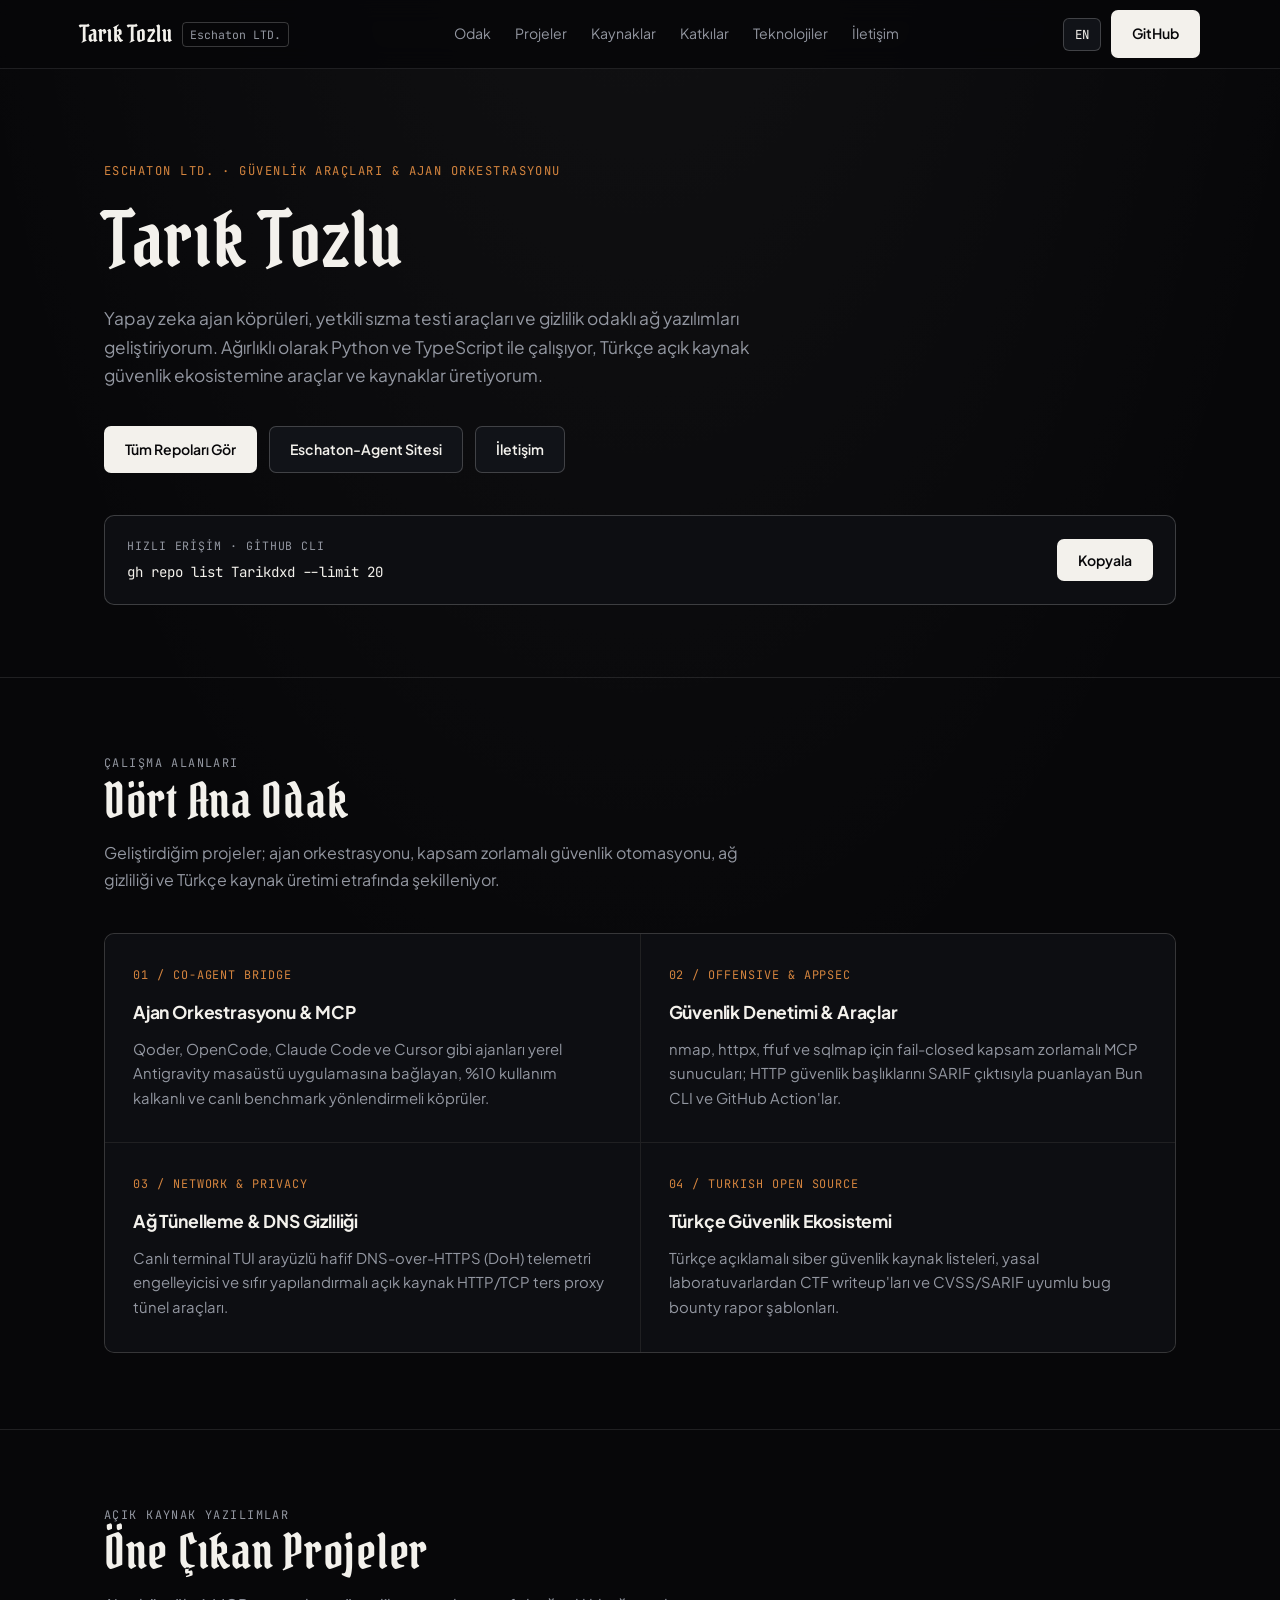
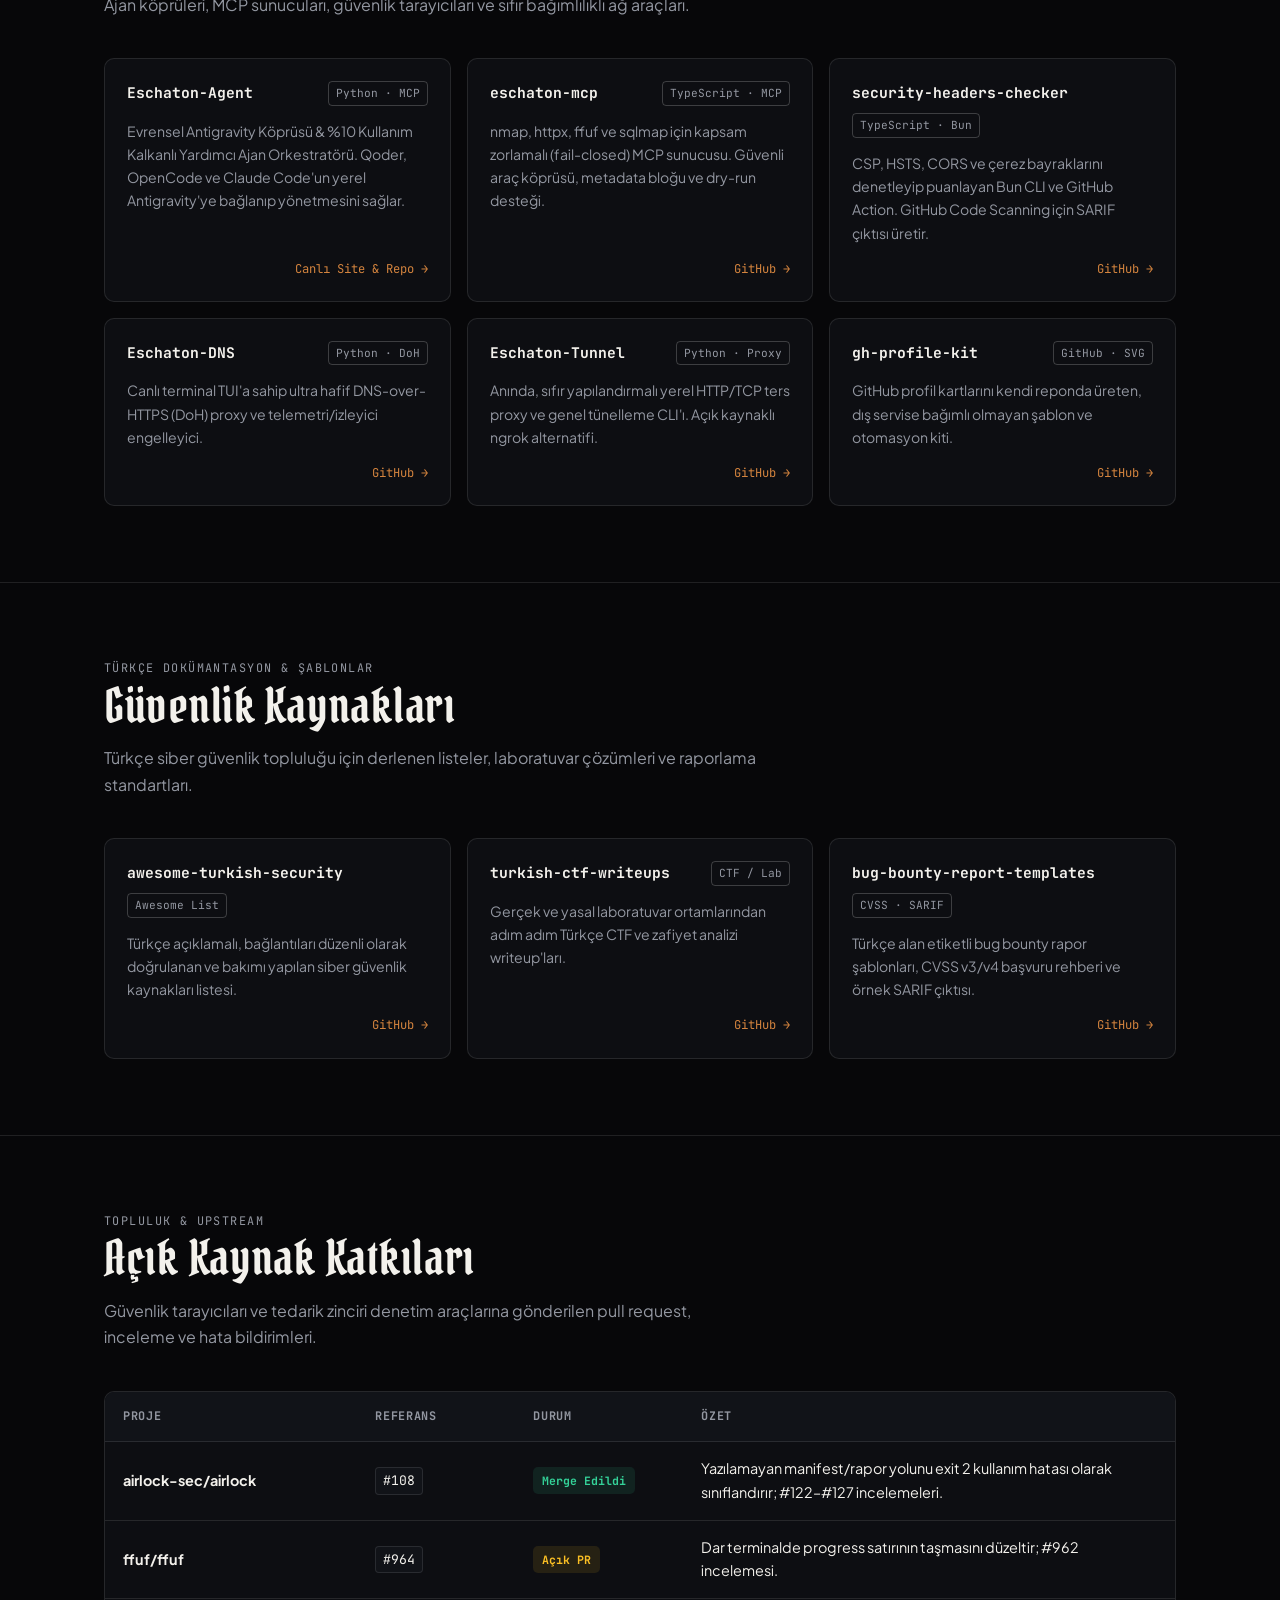
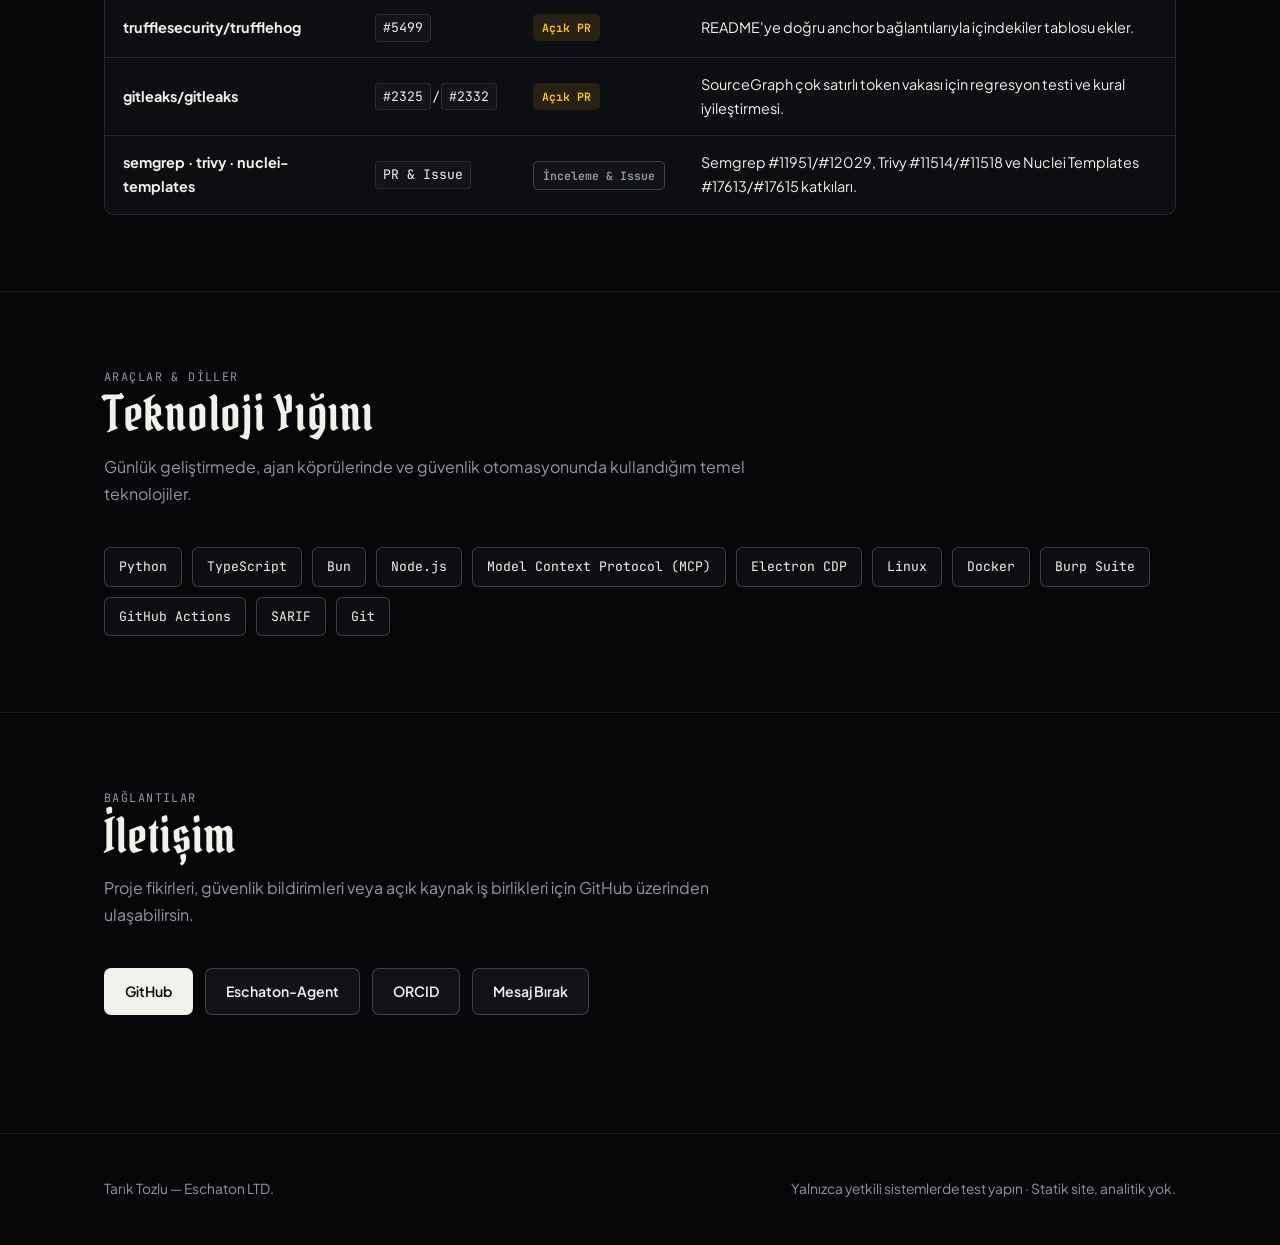
<file: index.html>
<!DOCTYPE html>
<html lang="tr">
<head>
  <meta charset="UTF-8" />
  <meta name="viewport" content="width=device-width, initial-scale=1.0" />
  <title>Tarık Tozlu — Güvenlik Araçları &amp; Ajan Orkestrasyonu</title>
  <meta
    name="description"
    content="Eschaton LTD. çatısı altında yapay zeka ajan köprüleri, yetkili sızma testi araçları, ağ/gizlilik yazılımları ve Türkçe açık kaynak güvenlik projeleri."
  />
  <meta name="author" content="Tarık Tozlu" />
  <meta name="theme-color" content="#070709" />
  <link rel="canonical" href="https://tarikdxd.github.io/" />
  <meta property="og:type" content="website" />
  <meta property="og:site_name" content="Tarık Tozlu" />
  <meta property="og:title" content="Tarık Tozlu — Güvenlik Araçları &amp; Ajan Orkestrasyonu" />
  <meta property="og:description" content="Eschaton-Agent, eschaton-mcp, security-headers-checker, Eschaton-DNS ve Türkçe açık kaynak güvenlik projeleri." />
  <meta property="og:url" content="https://tarikdxd.github.io/" />
  <meta name="twitter:card" content="summary" />
  <meta name="twitter:title" content="Tarık Tozlu — Güvenlik Araçları &amp; Ajan Orkestrasyonu" />
  <meta name="twitter:description" content="Eschaton-Agent, eschaton-mcp, security-headers-checker, Eschaton-DNS ve Türkçe açık kaynak güvenlik projeleri." />
  <script type="application/ld+json">
    {
      "@context": "https://schema.org",
      "@type": "Person",
      "name": "Tarık Tozlu",
      "url": "https://tarikdxd.github.io/",
      "jobTitle": "Security tooling & AI agent developer",
      "worksFor": { "@type": "Organization", "name": "Eschaton LTD." },
      "sameAs": [
        "https://github.com/Tarikdxd",
        "https://tarikdxd.github.io/Eschaton-Agent/",
        "https://orcid.org/0009-0008-7306-9232"
      ],
      "knowsAbout": ["AI Agents", "Model Context Protocol", "Application Security", "TypeScript", "Python"]
    }
  </script>
  <link rel="icon" href="assets/logo.svg?v=2" type="image/svg+xml" />
  <link rel="preconnect" href="https://fonts.googleapis.com" />
  <link rel="preconnect" href="https://fonts.gstatic.com" crossorigin />
  <link
    href="https://fonts.googleapis.com/css2?family=JetBrains+Mono:wght@400;500;700&family=Pirata+One&family=Plus+Jakarta+Sans:wght@400;500;600;700&display=swap"
    rel="stylesheet"
  />
  <link rel="stylesheet" href="./styles.css" />
</head>
<body>
  <a class="skip-link" href="#main" data-i18n="skipLink">İçeriğe geç</a>

  <header class="site-header">
    <div class="container header-inner">
      <a href="#" class="brand">
        <span class="brand-name">Tarık Tozlu</span>
        <span class="brand-version">Eschaton LTD.</span>
      </a>

      <nav class="nav-links" aria-label="Ana Menü">
        <a href="#focus" data-i18n="navFocus">Odak</a>
        <a href="#projects" data-i18n="navProjects">Projeler</a>
        <a href="#resources" data-i18n="navResources">Kaynaklar</a>
        <a href="#contributions" data-i18n="navContrib">Katkılar</a>
        <a href="#stack" data-i18n="navStack">Teknolojiler</a>
        <a href="#contact" data-i18n="navContact">İletişim</a>
      </nav>

      <div class="header-actions">
        <button id="lang-toggle" class="lang-toggle" type="button" aria-label="Dil değiştir">EN</button>
        <a
          class="btn btn-primary"
          href="https://github.com/Tarikdxd"
          target="_blank"
          rel="noopener noreferrer"
        >
          GitHub
        </a>
      </div>
    </div>
  </header>

  <main id="main">
    <section class="hero">
      <div class="container">
        <p class="hero-eyebrow" data-i18n="eyebrow">Eschaton LTD. · Güvenlik Araçları &amp; Ajan Orkestrasyonu</p>
        <h1>Tarık Tozlu</h1>
        <p class="hero-lead" data-i18n="heroLead">
          Yapay zeka ajan köprüleri, yetkili sızma testi araçları ve gizlilik odaklı ağ yazılımları geliştiriyorum. Ağırlıklı olarak Python ve TypeScript ile çalışıyor, Türkçe açık kaynak güvenlik ekosistemine araçlar ve kaynaklar üretiyorum.
        </p>

        <div class="hero-cta-row">
          <a
            class="btn btn-primary"
            href="https://github.com/Tarikdxd?tab=repositories"
            target="_blank"
            rel="noopener noreferrer"
            data-i18n="ctaRepos"
          >
            Tüm Repoları Gör
          </a>
          <a
            class="btn btn-ghost"
            href="https://tarikdxd.github.io/Eschaton-Agent/"
            target="_blank"
            rel="noopener noreferrer"
            data-i18n="ctaEschaton"
          >
            Eschaton-Agent Sitesi
          </a>
          <a class="btn btn-ghost" href="#contact" data-i18n="ctaContact">
            İletişim
          </a>
        </div>

        <div class="quick-prompt-box">
          <div>
            <span class="quick-prompt-label" data-i18n="promptLabel">Hızlı Erişim · GitHub CLI</span>
            <p id="profile-cmd-text" class="quick-prompt-text">gh repo list Tarikdxd --limit 20</p>
          </div>
          <button
            class="btn btn-primary"
            type="button"
            data-copy-target="profile-cmd-text"
            data-i18n="copyBtn"
          >
            Kopyala
          </button>
        </div>
      </div>
    </section>

    <section id="focus" class="section">
      <div class="container">
        <div class="section-header">
          <p class="section-kicker" data-i18n="focusKicker">Çalışma Alanları</p>
          <h2 data-i18n="focusTitle">Dört Ana Odak</h2>
          <p data-i18n="focusDesc">
            Geliştirdiğim projeler; ajan orkestrasyonu, kapsam zorlamalı güvenlik otomasyonu, ağ gizliliği ve Türkçe kaynak üretimi etrafında şekilleniyor.
          </p>
        </div>

        <div class="pillars-grid">
          <article class="pillar-card">
            <span class="pillar-num">01 / CO-AGENT BRIDGE</span>
            <h3 data-i18n="f1Title">Ajan Orkestrasyonu &amp; MCP</h3>
            <p data-i18n="f1Desc">
              Qoder, OpenCode, Claude Code ve Cursor gibi ajanları yerel Antigravity masaüstü uygulamasına bağlayan, %10 kullanım kalkanlı ve canlı benchmark yönlendirmeli köprüler.
            </p>
          </article>

          <article class="pillar-card">
            <span class="pillar-num">02 / OFFENSIVE &amp; APPSEC</span>
            <h3 data-i18n="f2Title">Güvenlik Denetimi &amp; Araçlar</h3>
            <p data-i18n="f2Desc">
              nmap, httpx, ffuf ve sqlmap için fail-closed kapsam zorlamalı MCP sunucuları; HTTP güvenlik başlıklarını SARIF çıktısıyla puanlayan Bun CLI ve GitHub Action'lar.
            </p>
          </article>

          <article class="pillar-card">
            <span class="pillar-num">03 / NETWORK &amp; PRIVACY</span>
            <h3 data-i18n="f3Title">Ağ Tünelleme &amp; DNS Gizliliği</h3>
            <p data-i18n="f3Desc">
              Canlı terminal TUI arayüzlü hafif DNS-over-HTTPS (DoH) telemetri engelleyicisi ve sıfır yapılandırmalı açık kaynak HTTP/TCP ters proxy tünel araçları.
            </p>
          </article>

          <article class="pillar-card">
            <span class="pillar-num">04 / TURKISH OPEN SOURCE</span>
            <h3 data-i18n="f4Title">Türkçe Güvenlik Ekosistemi</h3>
            <p data-i18n="f4Desc">
              Türkçe açıklamalı siber güvenlik kaynak listeleri, yasal laboratuvarlardan CTF writeup'ları ve CVSS/SARIF uyumlu bug bounty rapor şablonları.
            </p>
          </article>
        </div>
      </div>
    </section>

    <section id="projects" class="section">
      <div class="container">
        <div class="section-header">
          <p class="section-kicker" data-i18n="projectsKicker">Açık Kaynak Yazılımlar</p>
          <h2 data-i18n="projectsTitle">Öne Çıkan Projeler</h2>
          <p data-i18n="projectsDesc">
            Ajan köprüleri, MCP sunucuları, güvenlik tarayıcıları ve sıfır bağımlılıklı ağ araçları.
          </p>
        </div>

        <div class="cards-grid">
          <a class="project-card" href="https://github.com/Tarikdxd/Eschaton-Agent" target="_blank" rel="noopener noreferrer">
            <div class="card-top">
              <h3>Eschaton-Agent</h3>
              <span class="tag">Python · MCP</span>
            </div>
            <p data-i18n="pEschatonDesc">
              Evrensel Antigravity Köprüsü &amp; %10 Kullanım Kalkanlı Yardımcı Ajan Orkestratörü. Qoder, OpenCode ve Claude Code'un yerel Antigravity'ye bağlanıp yönetmesini sağlar.
            </p>
            <div class="card-meta">
              <span class="meta-link" data-i18n="metaDocs">Canlı Site &amp; Repo →</span>
            </div>
          </a>

          <a class="project-card" href="https://github.com/Tarikdxd/eschaton-mcp" target="_blank" rel="noopener noreferrer">
            <div class="card-top">
              <h3>eschaton-mcp</h3>
              <span class="tag">TypeScript · MCP</span>
            </div>
            <p data-i18n="pMcpDesc">
              nmap, httpx, ffuf ve sqlmap için kapsam zorlamalı (fail-closed) MCP sunucusu. Güvenli araç köprüsü, metadata bloğu ve dry-run desteği.
            </p>
            <div class="card-meta">
              <span class="meta-link" data-i18n="metaRepo">GitHub →</span>
            </div>
          </a>

          <a class="project-card" href="https://github.com/Tarikdxd/security-headers-checker" target="_blank" rel="noopener noreferrer">
            <div class="card-top">
              <h3>security-headers-checker</h3>
              <span class="tag">TypeScript · Bun</span>
            </div>
            <p data-i18n="pHeadersDesc">
              CSP, HSTS, CORS ve çerez bayraklarını denetleyip puanlayan Bun CLI ve GitHub Action. GitHub Code Scanning için SARIF çıktısı üretir.
            </p>
            <div class="card-meta">
              <span class="meta-link" data-i18n="metaRepo">GitHub →</span>
            </div>
          </a>

          <a class="project-card" href="https://github.com/Tarikdxd/Eschaton-DNS" target="_blank" rel="noopener noreferrer">
            <div class="card-top">
              <h3>Eschaton-DNS</h3>
              <span class="tag">Python · DoH</span>
            </div>
            <p data-i18n="pDnsDesc">
              Canlı terminal TUI'a sahip ultra hafif DNS-over-HTTPS (DoH) proxy ve telemetri/izleyici engelleyici.
            </p>
            <div class="card-meta">
              <span class="meta-link" data-i18n="metaRepo">GitHub →</span>
            </div>
          </a>

          <a class="project-card" href="https://github.com/Tarikdxd/Eschaton-Tunnel" target="_blank" rel="noopener noreferrer">
            <div class="card-top">
              <h3>Eschaton-Tunnel</h3>
              <span class="tag">Python · Proxy</span>
            </div>
            <p data-i18n="pTunnelDesc">
              Anında, sıfır yapılandırmalı yerel HTTP/TCP ters proxy ve genel tünelleme CLI'ı. Açık kaynaklı ngrok alternatifi.
            </p>
            <div class="card-meta">
              <span class="meta-link" data-i18n="metaRepo">GitHub →</span>
            </div>
          </a>

          <a class="project-card" href="https://github.com/Tarikdxd/gh-profile-kit" target="_blank" rel="noopener noreferrer">
            <div class="card-top">
              <h3>gh-profile-kit</h3>
              <span class="tag">GitHub · SVG</span>
            </div>
            <p data-i18n="pKitDesc">
              GitHub profil kartlarını kendi reponda üreten, dış servise bağımlı olmayan şablon ve otomasyon kiti.
            </p>
            <div class="card-meta">
              <span class="meta-link" data-i18n="metaRepo">GitHub →</span>
            </div>
          </a>
        </div>
      </div>
    </section>

    <section id="resources" class="section">
      <div class="container">
        <div class="section-header">
          <p class="section-kicker" data-i18n="resKicker">Türkçe Dokümantasyon &amp; Şablonlar</p>
          <h2 data-i18n="resTitle">Güvenlik Kaynakları</h2>
          <p data-i18n="resDesc">
            Türkçe siber güvenlik topluluğu için derlenen listeler, laboratuvar çözümleri ve raporlama standartları.
          </p>
        </div>

        <div class="cards-grid">
          <a class="project-card" href="https://github.com/Tarikdxd/awesome-turkish-security" target="_blank" rel="noopener noreferrer">
            <div class="card-top">
              <h3>awesome-turkish-security</h3>
              <span class="tag">Awesome List</span>
            </div>
            <p data-i18n="rAwesomeDesc">
              Türkçe açıklamalı, bağlantıları düzenli olarak doğrulanan ve bakımı yapılan siber güvenlik kaynakları listesi.
            </p>
            <div class="card-meta">
              <span class="meta-link" data-i18n="metaRepo">GitHub →</span>
            </div>
          </a>

          <a class="project-card" href="https://github.com/Tarikdxd/turkish-ctf-writeups" target="_blank" rel="noopener noreferrer">
            <div class="card-top">
              <h3>turkish-ctf-writeups</h3>
              <span class="tag">CTF / Lab</span>
            </div>
            <p data-i18n="rCtfDesc">
              Gerçek ve yasal laboratuvar ortamlarından adım adım Türkçe CTF ve zafiyet analizi writeup'ları.
            </p>
            <div class="card-meta">
              <span class="meta-link" data-i18n="metaRepo">GitHub →</span>
            </div>
          </a>

          <a class="project-card" href="https://github.com/Tarikdxd/bug-bounty-report-templates" target="_blank" rel="noopener noreferrer">
            <div class="card-top">
              <h3>bug-bounty-report-templates</h3>
              <span class="tag">CVSS · SARIF</span>
            </div>
            <p data-i18n="rBountyDesc">
              Türkçe alan etiketli bug bounty rapor şablonları, CVSS v3/v4 başvuru rehberi ve örnek SARIF çıktısı.
            </p>
            <div class="card-meta">
              <span class="meta-link" data-i18n="metaRepo">GitHub →</span>
            </div>
          </a>
        </div>
      </div>
    </section>

    <section id="contributions" class="section">
      <div class="container">
        <div class="section-header">
          <p class="section-kicker" data-i18n="contribKicker">Topluluk &amp; Upstream</p>
          <h2 data-i18n="contribTitle">Açık Kaynak Katkıları</h2>
          <p data-i18n="contribDesc">
            Güvenlik tarayıcıları ve tedarik zinciri denetim araçlarına gönderilen pull request, inceleme ve hata bildirimleri.
          </p>
        </div>

        <div class="tools-table-wrap">
          <table>
            <thead>
              <tr>
                <th data-i18n="thRepo">Proje</th>
                <th data-i18n="thRef">Referans</th>
                <th data-i18n="thStatus">Durum</th>
                <th data-i18n="thDetail">Özet</th>
              </tr>
            </thead>
            <tbody>
              <tr>
                <td><strong>airlock-sec/airlock</strong></td>
                <td><a href="https://github.com/airlock-sec/airlock/pull/108" target="_blank" rel="noopener noreferrer"><code>#108</code></a></td>
                <td><span class="status-badge status-ok" data-i18n="stMerged">Merge Edildi</span></td>
                <td data-i18n="cAirlock">Yazılamayan manifest/rapor yolunu exit 2 kullanım hatası olarak sınıflandırır; #122–#127 incelemeleri.</td>
              </tr>
              <tr>
                <td><strong>ffuf/ffuf</strong></td>
                <td><a href="https://github.com/ffuf/ffuf/pull/964" target="_blank" rel="noopener noreferrer"><code>#964</code></a></td>
                <td><span class="status-badge status-warn" data-i18n="stOpen">Açık PR</span></td>
                <td data-i18n="cFfuf">Dar terminalde progress satırının taşmasını düzeltir; #962 incelemesi.</td>
              </tr>
              <tr>
                <td><strong>trufflesecurity/trufflehog</strong></td>
                <td><a href="https://github.com/trufflesecurity/trufflehog/pull/5499" target="_blank" rel="noopener noreferrer"><code>#5499</code></a></td>
                <td><span class="status-badge status-warn" data-i18n="stOpen">Açık PR</span></td>
                <td data-i18n="cTruffle">README'ye doğru anchor bağlantılarıyla içindekiler tablosu ekler.</td>
              </tr>
              <tr>
                <td><strong>gitleaks/gitleaks</strong></td>
                <td><a href="https://github.com/gitleaks/gitleaks/pull/2332" target="_blank" rel="noopener noreferrer"><code>#2325</code> / <code>#2332</code></a></td>
                <td><span class="status-badge status-warn" data-i18n="stOpen">Açık PR</span></td>
                <td data-i18n="cGitleaks">SourceGraph çok satırlı token vakası için regresyon testi ve kural iyileştirmesi.</td>
              </tr>
              <tr>
                <td><strong>semgrep · trivy · nuclei-templates</strong></td>
                <td><code>PR &amp; Issue</code></td>
                <td><span class="status-badge status-neutral" data-i18n="stReview">İnceleme &amp; Issue</span></td>
                <td data-i18n="cOthers">Semgrep #11951/#12029, Trivy #11514/#11518 ve Nuclei Templates #17613/#17615 katkıları.</td>
              </tr>
            </tbody>
          </table>
        </div>
      </div>
    </section>

    <section id="stack" class="section">
      <div class="container">
        <div class="section-header">
          <p class="section-kicker" data-i18n="stackKicker">Araçlar &amp; Diller</p>
          <h2 data-i18n="stackTitle">Teknoloji Yığını</h2>
          <p data-i18n="stackDesc">
            Günlük geliştirmede, ajan köprülerinde ve güvenlik otomasyonunda kullandığım temel teknolojiler.
          </p>
        </div>

        <ul class="chips">
          <li>Python</li>
          <li>TypeScript</li>
          <li>Bun</li>
          <li>Node.js</li>
          <li>Model Context Protocol (MCP)</li>
          <li>Electron CDP</li>
          <li>Linux</li>
          <li>Docker</li>
          <li>Burp Suite</li>
          <li>GitHub Actions</li>
          <li>SARIF</li>
          <li>Git</li>
        </ul>
      </div>
    </section>

    <section id="contact" class="section">
      <div class="container">
        <div class="section-header">
          <p class="section-kicker" data-i18n="contactKicker">Bağlantılar</p>
          <h2 data-i18n="contactTitle">İletişim</h2>
          <p data-i18n="contactDesc">
            Proje fikirleri, güvenlik bildirimleri veya açık kaynak iş birlikleri için GitHub üzerinden ulaşabilirsin.
          </p>
        </div>

        <div class="hero-cta-row">
          <a class="btn btn-primary" href="https://github.com/Tarikdxd" target="_blank" rel="noopener noreferrer">GitHub</a>
          <a class="btn btn-ghost" href="https://tarikdxd.github.io/Eschaton-Agent/" target="_blank" rel="noopener noreferrer">Eschaton-Agent</a>
          <a class="btn btn-ghost" href="https://orcid.org/0009-0008-7306-9232" target="_blank" rel="noopener noreferrer">ORCID</a>
          <a class="btn btn-ghost" href="https://github.com/Tarikdxd/Tarikdxd/issues/new" target="_blank" rel="noopener noreferrer" data-i18n="ctaIssue">Mesaj Bırak</a>
        </div>
      </div>
    </section>
  </main>

  <footer class="site-footer">
    <div class="container footer-inner">
      <span>Tarık Tozlu — Eschaton LTD.</span>
      <span data-i18n="footerNote">Yalnızca yetkili sistemlerde test yapın · Statik site, analitik yok.</span>
    </div>
  </footer>

  <script src="./app.js" defer></script>
</body>
</html>
</file>
<file: styles.css>
:root {
  --bg: #070709;
  --bg-elevated: #0d0e12;
  --surface: #111318;
  --surface-hover: #171920;
  --ink: #f3f1ec;
  --ink-muted: #9397a1;
  --hairline: rgba(255, 255, 255, 0.1);
  --hairline-strong: rgba(255, 255, 255, 0.2);
  --accent: #e2e0d8;
  --accent-warm: #d4843e;
  --safe: #34d399;
  --safe-bg: rgba(52, 211, 153, 0.1);
  --warn: #fbbf24;
  --warn-bg: rgba(251, 191, 36, 0.1);
  --danger: #f87171;
  --danger-bg: rgba(248, 113, 113, 0.12);
  --gothic: "Pirata One", "Old English Text MT", Georgia, serif;
  --sans: "Plus Jakarta Sans", -apple-system, BlinkMacSystemFont, "Segoe UI", sans-serif;
  --mono: "JetBrains Mono", ui-monospace, SFMono-Regular, Menlo, monospace;
  --radius: 10px;
}

*,
*::before,
*::after {
  box-sizing: border-box;
}

html {
  scroll-behavior: smooth;
  scroll-padding-top: 84px;
  background-color: var(--bg);
  color: var(--ink);
  font-family: var(--sans);
  -webkit-font-smoothing: antialiased;
}

body {
  margin: 0;
  line-height: 1.65;
  background: radial-gradient(ellipse 80% 50% at 50% -10%, rgba(255, 255, 255, 0.05), transparent 70%),
    var(--bg);
}

a {
  color: inherit;
  text-decoration: none;
}

::selection {
  background: rgba(212, 132, 62, 0.35);
  color: #fff;
}

.skip-link {
  position: absolute;
  left: -9999px;
  top: 0;
  z-index: 200;
  padding: 10px 16px;
  background: var(--ink);
  color: var(--bg);
  font-weight: 600;
}

.skip-link:focus {
  left: 0;
}

.container {
  width: 100%;
  max-width: 1120px;
  margin: 0 auto;
  padding: 0 24px;
}

/* Header */
.site-header {
  position: sticky;
  top: 0;
  z-index: 40;
  background: rgba(7, 7, 9, 0.85);
  backdrop-filter: blur(12px);
  border-bottom: 1px solid var(--hairline);
}

.header-inner {
  display: flex;
  align-items: center;
  justify-content: space-between;
  min-height: 68px;
  padding: 10px 0;
  gap: 16px;
}

.brand {
  display: flex;
  align-items: center;
  gap: 10px;
  min-width: 0;
  flex-shrink: 0;
}

.brand-name {
  font-family: var(--gothic);
  font-size: 1.45rem;
  font-weight: 400;
  letter-spacing: 0.02em;
  white-space: nowrap;
  color: var(--ink);
}

.brand-version {
  font-family: var(--mono);
  font-size: 0.72rem;
  color: var(--ink-muted);
  border: 1px solid var(--hairline-strong);
  padding: 2px 7px;
  border-radius: 4px;
  white-space: nowrap;
}

.nav-links {
  display: flex;
  align-items: center;
  gap: 24px;
  font-size: 0.88rem;
  color: var(--ink-muted);
}

.nav-links a {
  transition: color 0.15s ease;
}

.nav-links a:hover {
  color: var(--ink);
}

.header-actions {
  display: flex;
  align-items: center;
  gap: 10px;
}

.lang-toggle {
  font-family: var(--mono);
  font-size: 0.78rem;
  background: var(--surface);
  color: var(--ink);
  border: 1px solid var(--hairline-strong);
  border-radius: 6px;
  padding: 7px 11px;
  cursor: pointer;
  transition: border-color 0.15s ease, background 0.15s ease;
}

.lang-toggle:hover {
  border-color: var(--ink);
  background: var(--surface-hover);
}

.btn {
  display: inline-flex;
  align-items: center;
  justify-content: center;
  gap: 8px;
  font-family: var(--sans);
  font-size: 0.88rem;
  font-weight: 600;
  padding: 11px 20px;
  border-radius: 7px;
  border: 1px solid transparent;
  cursor: pointer;
  transition: transform 0.12s ease, background 0.15s ease, border-color 0.15s ease;
}

.btn:active {
  transform: translateY(1px);
}

.btn-primary {
  background: var(--ink);
  color: #070709;
}

.btn-primary:hover {
  background: #ffffff;
}

.btn-ghost {
  background: var(--surface);
  color: var(--ink);
  border-color: var(--hairline-strong);
}

.btn-ghost:hover {
  border-color: var(--ink);
  background: var(--surface-hover);
}

/* Hero */
.hero {
  padding: 92px 0 72px;
  border-bottom: 1px solid var(--hairline);
}

.hero-eyebrow {
  font-family: var(--mono);
  font-size: 0.76rem;
  text-transform: uppercase;
  letter-spacing: 0.12em;
  color: var(--accent-warm);
  margin: 0 0 18px;
}

.hero h1 {
  font-family: var(--gothic);
  font-weight: 400;
  font-size: clamp(2.8rem, 6vw, 4.7rem);
  line-height: 1.08;
  letter-spacing: 0.015em;
  margin: 0 0 24px;
  max-width: 900px;
  color: var(--ink);
}

.hero-lead {
  font-size: 1.08rem;
  color: var(--ink-muted);
  max-width: 700px;
  margin: 0 0 36px;
}

.hero-cta-row {
  display: flex;
  flex-wrap: wrap;
  gap: 12px;
  margin-bottom: 42px;
}

.quick-prompt-box {
  background: var(--bg-elevated);
  border: 1px solid var(--hairline-strong);
  border-radius: var(--radius);
  padding: 20px 22px;
  display: flex;
  align-items: center;
  justify-content: space-between;
  gap: 18px;
  flex-wrap: wrap;
}

.quick-prompt-label {
  font-family: var(--mono);
  font-size: 0.72rem;
  text-transform: uppercase;
  letter-spacing: 0.08em;
  color: var(--ink-muted);
  display: block;
  margin-bottom: 6px;
}

.quick-prompt-text {
  font-family: var(--mono);
  font-size: 0.88rem;
  color: var(--ink);
  margin: 0;
  word-break: break-word;
}

/* Sections */
.section {
  padding: 76px 0;
  border-bottom: 1px solid var(--hairline);
}

.section-header {
  margin-bottom: 40px;
}

.section-kicker {
  font-family: var(--mono);
  font-size: 0.74rem;
  text-transform: uppercase;
  letter-spacing: 0.12em;
  color: var(--accent-warm);
  margin: 0 0 10px;
}

.section-header h2 {
  font-family: var(--gothic);
  font-weight: 400;
  font-size: clamp(2.05rem, 4vw, 3rem);
  line-height: 1.14;
  letter-spacing: 0.015em;
  margin: 0 0 12px;
  color: var(--ink);
}

.section-header p {
  color: var(--ink-muted);
  margin: 0;
  max-width: 660px;
}

/* Pillars Grid */
.pillars-grid {
  display: grid;
  grid-template-columns: repeat(2, minmax(0, 1fr));
  gap: 1px;
  background: var(--hairline);
  border: 1px solid var(--hairline);
  border-radius: var(--radius);
  overflow: hidden;
}

.pillar-card {
  background: var(--bg-elevated);
  padding: 32px 28px;
  transition: background 0.15s ease;
}

.pillar-card:hover {
  background: var(--surface);
}

.pillar-num {
  font-family: var(--mono);
  font-size: 0.74rem;
  letter-spacing: 0.08em;
  color: var(--accent-warm);
  margin-bottom: 12px;
  display: block;
}

.pillar-card h3 {
  font-size: 1.1rem;
  font-weight: 700;
  letter-spacing: -0.01em;
  margin: 0 0 10px;
  color: var(--ink);
}

.pillar-card p {
  margin: 0;
  font-size: 0.93rem;
  color: var(--ink-muted);
}

/* Project & Resource Cards */
.cards-grid {
  display: grid;
  grid-template-columns: repeat(3, minmax(0, 1fr));
  gap: 16px;
}

.project-card {
  display: flex;
  flex-direction: column;
  justify-content: space-between;
  gap: 14px;
  background: var(--bg-elevated);
  border: 1px solid var(--hairline);
  border-radius: var(--radius);
  padding: 22px;
  transition: border-color 0.15s ease, background 0.15s ease, transform 0.12s ease;
}

.project-card:hover {
  border-color: var(--hairline-strong);
  background: var(--surface);
  transform: translateY(-2px);
}

.card-top {
  display: flex;
  justify-content: space-between;
  align-items: flex-start;
  flex-wrap: wrap;
  gap: 8px 10px;
}

.project-card h3 {
  font-family: var(--mono);
  font-size: 0.92rem;
  font-weight: 700;
  margin: 0;
  color: var(--ink);
  overflow-wrap: anywhere;
}

.tag {
  font-family: var(--mono);
  font-size: 0.7rem;
  padding: 2px 7px;
  border-radius: 4px;
  border: 1px solid var(--hairline-strong);
  color: var(--ink-muted);
  white-space: nowrap;
}

.project-card p {
  margin: 0;
  font-size: 0.88rem;
  color: var(--ink-muted);
  flex: 1;
}

.card-meta {
  display: flex;
  align-items: center;
  justify-content: flex-end;
}

.meta-link {
  font-family: var(--mono);
  font-size: 0.76rem;
  color: var(--accent-warm);
}

/* Table */
.tools-table-wrap {
  overflow-x: auto;
  background: var(--bg-elevated);
  border: 1px solid var(--hairline);
  border-radius: var(--radius);
}

table {
  width: 100%;
  border-collapse: collapse;
  text-align: left;
  font-size: 0.9rem;
}

th,
td {
  padding: 15px 18px;
  border-bottom: 1px solid var(--hairline);
}

th {
  font-family: var(--mono);
  font-size: 0.74rem;
  text-transform: uppercase;
  letter-spacing: 0.06em;
  color: var(--ink-muted);
  background: var(--surface);
}

tr:last-child td {
  border-bottom: none;
}

td code {
  display: inline-block;
  white-space: nowrap;
  font-family: var(--mono);
  font-size: 0.82rem;
  background: var(--surface);
  border: 1px solid var(--hairline);
  padding: 2px 7px;
  border-radius: 4px;
  color: var(--ink);
}

th:nth-child(2),
td:nth-child(2) {
  white-space: nowrap;
}

td a:hover code {
  border-color: var(--accent-warm);
  color: var(--accent-warm);
}

.status-badge {
  display: inline-block;
  font-family: var(--mono);
  font-size: 0.72rem;
  font-weight: 700;
  padding: 4px 9px;
  border-radius: 5px;
  white-space: nowrap;
}

.status-ok {
  background: var(--safe-bg);
  color: var(--safe);
}

.status-warn {
  background: var(--warn-bg);
  color: var(--warn);
}

.status-neutral {
  background: var(--surface);
  color: var(--ink-muted);
  border: 1px solid var(--hairline-strong);
}

/* Chips */
.chips {
  list-style: none;
  margin: 0;
  padding: 0;
  display: flex;
  flex-wrap: wrap;
  gap: 10px;
}

.chips li {
  font-family: var(--mono);
  font-size: 0.82rem;
  color: var(--ink);
  background: var(--bg-elevated);
  border: 1px solid var(--hairline-strong);
  border-radius: 6px;
  padding: 8px 14px;
  transition: border-color 0.15s ease, background 0.15s ease;
}

.chips li:hover {
  border-color: var(--accent-warm);
  background: var(--surface);
}

/* Footer */
.site-footer {
  padding: 44px 0;
  font-size: 0.86rem;
  color: var(--ink-muted);
}

.footer-inner {
  display: flex;
  justify-content: space-between;
  align-items: center;
  flex-wrap: wrap;
  gap: 12px;
}

@media (max-width: 960px) {
  .cards-grid {
    grid-template-columns: repeat(2, minmax(0, 1fr));
  }
}

@media (max-width: 860px) {
  .nav-links {
    display: none;
  }
  .pillars-grid,
  .cards-grid {
    grid-template-columns: 1fr;
  }
}

@media (max-width: 720px) {
  .tools-table-wrap table,
  .tools-table-wrap tbody,
  .tools-table-wrap tr,
  .tools-table-wrap td {
    display: block;
    width: 100%;
  }
  .tools-table-wrap thead {
    display: none;
  }
  .tools-table-wrap tr {
    padding: 16px;
    border-bottom: 1px solid var(--hairline);
  }
  .tools-table-wrap tr:last-child {
    border-bottom: none;
  }
  .tools-table-wrap td {
    padding: 3px 0;
    border-bottom: none;
  }
  .tools-table-wrap td:nth-child(1) {
    font-size: 0.95rem;
    margin-bottom: 8px;
  }
  .tools-table-wrap td:nth-child(2),
  .tools-table-wrap td:nth-child(3) {
    display: inline-block;
    width: auto;
    vertical-align: middle;
    margin-right: 8px;
    margin-bottom: 8px;
  }
  .tools-table-wrap td:nth-child(4) {
    color: var(--ink-muted);
    font-size: 0.88rem;
  }
}

@media (max-width: 520px) {
  .container {
    padding: 0 16px;
  }
  .brand-version {
    display: none;
  }
  .header-actions .btn {
    padding: 8px 14px;
    font-size: 0.82rem;
  }
}
</file>
